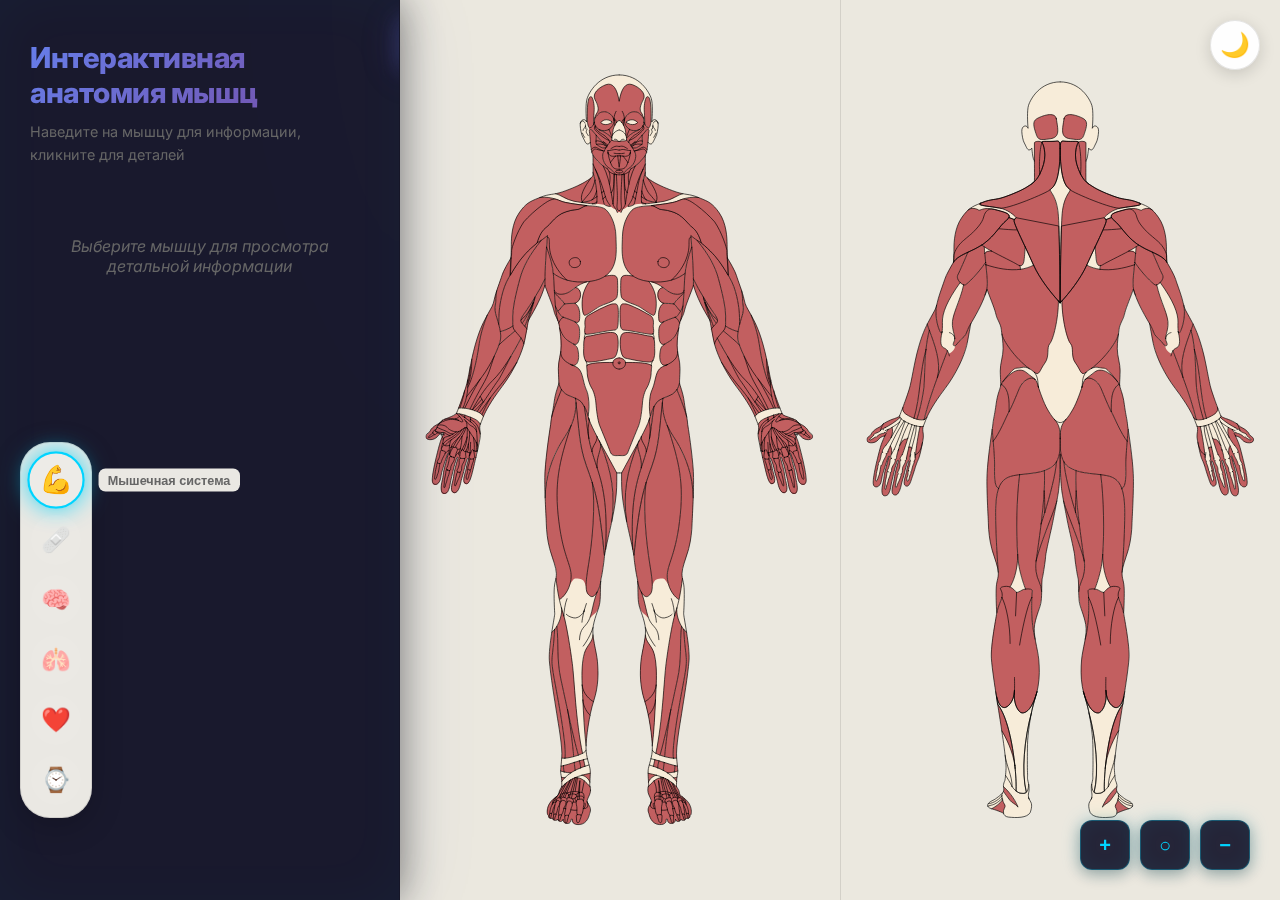
<file: index.html>
<!DOCTYPE html>
<html lang="ru">
<head>
    <meta charset="UTF-8">
    <meta name="viewport" content="width=device-width, initial-scale=1.0, maximum-scale=5.0, user-scalable=yes">
    <title>Интерактивная анатомия мышц</title>
    <link rel="preconnect" href="https://fonts.googleapis.com">
    <link rel="preconnect" href="https://fonts.gstatic.com" crossorigin>
    <link href="https://fonts.googleapis.com/css2?family=Inter:wght@300;400;500;600;700;800&family=JetBrains+Mono:ital,wght@0,400;1,400&display=swap" rel="stylesheet">
    <link rel="stylesheet" href="styles/index.css">
</head>
<body>
    <!-- Desktop: Sidebar Panel -->
    <div id="sidebar" class="sidebar">
        <div class="sidebar-content">
            <header>
                <h1>Интерактивная анатомия мышц</h1>
                <p>Наведите на мышцу для информации, кликните для деталей</p>
            </header>

            <div id="muscle-details" class="muscle-details">
                <div class="placeholder">
                    <p>Выберите мышцу для просмотра детальной информации</p>
                </div>

                <div id="details-content" class="details-content" style="display: none;">
                    <h2 id="muscle-name"></h2>
                    <p class="latin-name" id="latin-name"></p>

                    <div class="info-section">
                        <h3>Функция</h3>
                        <p id="muscle-function"></p>
                    </div>

                    <div class="info-section">
                        <h3>Начало</h3>
                        <p id="muscle-origin"></p>
                    </div>

                    <div class="info-section">
                        <h3>Прикрепление</h3>
                        <p id="muscle-insertion"></p>
                    </div>

                    <div class="info-section">
                        <h3>Описание</h3>
                        <p id="muscle-description"></p>
                    </div>
                </div>
            </div>
        </div>

        <button id="sidebar-toggle" class="sidebar-toggle">
            <span class="toggle-icon"></span>
        </button>
    </div>

    <!-- Main Content Area -->
    <div class="main-content">
        <!-- Desktop: Dual View -->
        <div class="dual-view-container">
            <div class="view-panel">
                <div id="front-svg-wrapper" class="svg-wrapper"></div>
            </div>
            <div class="view-panel">
                <div id="back-svg-wrapper" class="svg-wrapper"></div>
            </div>
        </div>

        <!-- Mobile: Fullscreen Single View -->
        <div class="mobile-view-container" style="display: none;">
            <!-- View indicators (dots) -->
            <div class="view-indicators">
                <div class="view-indicator active" data-view="front"></div>
                <div class="view-indicator" data-view="back"></div>
            </div>

            <!-- Swipeable wrapper -->
            <div class="mobile-view-wrapper">
                <div class="mobile-view-panel">
                    <div id="front-svg-wrapper-mobile" class="svg-wrapper"></div>
                </div>
                <div class="mobile-view-panel">
                    <div id="back-svg-wrapper-mobile" class="svg-wrapper"></div>
                </div>
            </div>

            <!-- Swipe hint (shown once) -->
            <div class="swipe-hint" id="swipe-hint">
                ← Swipe to switch views →
            </div>

            <!-- Info button -->
            <button class="mobile-info-btn" id="mobile-info-btn" title="Information">ℹ️</button>
        </div>
    </div>

    <!-- Mobile: Bottom Sheet -->
    <div class="mobile-bottom-sheet" id="mobile-bottom-sheet">
        <div class="sheet-handle" id="sheet-handle"></div>

        <!-- Collapsed state: compact info -->
        <div class="sheet-compact">
            <div class="compact-title" id="compact-title">Muscle Name</div>
            <div class="compact-function" id="compact-function">Brief function description</div>
        </div>

        <!-- Expanded state: full details -->
        <div class="sheet-content">
            <div class="sheet-header">
                <h2 class="sheet-title" id="sheet-title">Muscle Name</h2>
                <button class="sheet-close" id="sheet-close">×</button>
            </div>

            <p class="sheet-subtitle" id="sheet-subtitle">Latin name</p>

            <div class="sheet-section">
                <h3>Функция</h3>
                <p id="sheet-function">Function description</p>
            </div>

            <div class="sheet-section">
                <h3>Начало</h3>
                <p id="sheet-origin">Origin description</p>
            </div>

            <div class="sheet-section">
                <h3>Прикрепление</h3>
                <p id="sheet-insertion">Insertion description</p>
            </div>

            <div class="sheet-section">
                <h3>Описание</h3>
                <p id="sheet-description">Full description</p>
            </div>
        </div>
    </div>

    <!-- Desktop: Zoom Controls -->
    <div class="zoom-controls">
        <button class="zoom-btn" id="zoom-in" title="Увеличить">+</button>
        <button class="zoom-btn" id="zoom-reset" title="Сбросить">○</button>
        <button class="zoom-btn" id="zoom-out" title="Уменьшить">−</button>
    </div>

    <!-- Desktop: Hover Tooltip -->
    <div id="hover-tooltip">
        <div id="tooltip-name">Muscle Name</div>
        <div id="tooltip-function">Function</div>
    </div>

    <script type="module" src="js/main.js"></script>
</body>
</html>
</file>
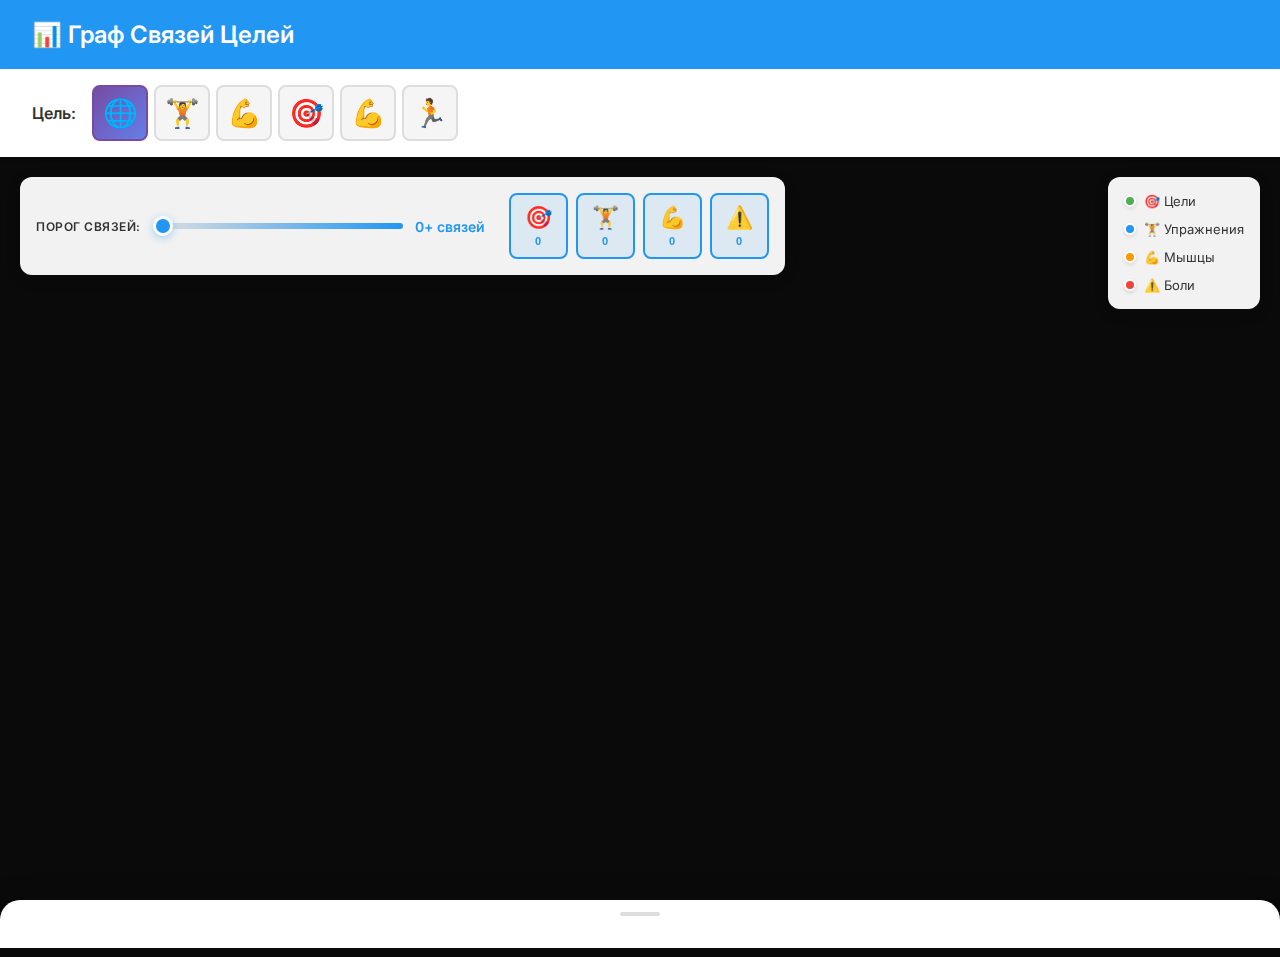
<file: graph-demo.html>
<!DOCTYPE html>
<html lang="ru">
<head>
    <meta charset="UTF-8">
    <meta name="viewport" content="width=device-width, initial-scale=1.0, maximum-scale=5.0, user-scalable=yes">
    <title>Граф Связей - Демо</title>
    <link rel="preconnect" href="https://fonts.googleapis.com">
    <link rel="preconnect" href="https://fonts.gstatic.com" crossorigin>
    <link href="https://fonts.googleapis.com/css2?family=Inter:wght@300;400;500;600;700;800&display=swap" rel="stylesheet">
    <link rel="stylesheet" href="styles/base.css">
    <link rel="stylesheet" href="styles/themes.css">
    <link rel="stylesheet" href="styles/components/graph.css">
    <style>
        body {
            margin: 0;
            padding: 0;
            font-family: 'Inter', sans-serif;
            background: #0a0a0a;
        }

        .demo-header {
            background: #2196F3;
            color: white;
            padding: 12px 20px;
            box-shadow: 0 2px 8px rgba(0, 0, 0, 0.1);
        }

        .demo-header h1 {
            margin: 0;
            font-size: 16px;
            font-weight: 600;
        }

        .demo-header p {
            display: none;
        }

        .demo-selector {
            background: white;
            padding: 12px 20px;
            box-shadow: 0 2px 4px rgba(0, 0, 0, 0.1);
            display: flex;
            align-items: center;
            gap: 16px;
        }

        .demo-selector h2 {
            margin: 0;
            font-size: 14px;
            font-weight: 600;
            color: #333;
            white-space: nowrap;
        }

        .goal-buttons {
            display: flex;
            gap: 6px;
            flex-wrap: nowrap;
            overflow-x: auto;
            -webkit-overflow-scrolling: touch;
        }

        .goal-buttons::-webkit-scrollbar {
            height: 4px;
        }

        .goal-buttons::-webkit-scrollbar-thumb {
            background: #ddd;
            border-radius: 2px;
        }

        .goal-btn {
            width: 40px;
            height: 40px;
            background: #f5f5f5;
            border: 2px solid #ddd;
            border-radius: 8px;
            cursor: pointer;
            transition: all 0.2s;
            font-size: 20px;
            display: flex;
            align-items: center;
            justify-content: center;
            flex-shrink: 0;
        }

        .goal-btn:hover {
            border-color: #2196F3;
            background: rgba(33, 150, 243, 0.05);
            transform: scale(1.05);
        }

        .goal-btn:active {
            transform: scale(0.95);
        }

        .goal-btn-all {
            background: linear-gradient(135deg, #667eea 0%, #764ba2 100%);
            color: white;
            border-color: #667eea;
        }

        .goal-btn-all:hover {
            border-color: #764ba2;
            background: linear-gradient(135deg, #764ba2 0%, #667eea 100%);
        }

        @media (min-width: 768px) {
            .demo-header {
                padding: 20px 32px;
            }

            .demo-header h1 {
                font-size: 24px;
            }

            .demo-header p {
                font-size: 14px;
            }

            .demo-selector {
                padding: 16px 32px;
            }

            .demo-selector h2 {
                font-size: 16px;
            }

            .goal-btn {
                width: 56px;
                height: 56px;
                font-size: 28px;
            }
        }
    </style>
</head>
<body>
    <div class="demo-header">
        <h1>📊 Граф Связей Целей</h1>
        <p>Визуализация связей между целями, упражнениями, мышцами и болями</p>
    </div>

    <div class="demo-selector">
        <h2>Цель:</h2>
        <div class="goal-buttons">
            <button class="goal-btn goal-btn-all" data-goal="all" title="Все цели">🌐</button>
            <button class="goal-btn" data-goal="bench-100kg" title="Жать 100кг">🏋️</button>
            <button class="goal-btn" data-goal="build-chest" title="Набрать массу груди">💪</button>
            <button class="goal-btn" data-goal="six-pack-abs" title="Кубики пресса">🎯</button>
            <button class="goal-btn" data-goal="pullups-10-reps" title="Подтянуться 10 раз">💪</button>
            <button class="goal-btn" data-goal="run-5km" title="Пробежать 5км">🏃</button>
        </div>
    </div>

    <div id="graph-container"></div>

    <script type="module">
        import { RelationshipGraph } from './js/ui/RelationshipGraph.js';

        // Initialize graph
        const graph = new RelationshipGraph('graph-container', {
            width: window.innerWidth,
            height: window.innerHeight - 100,
            defaultDepth: 2,
            maxDepth: 3,
            enableDrag: true  // Enable node dragging
        });

        // Handle goal selection
        document.querySelectorAll('.goal-btn').forEach(btn => {
            btn.addEventListener('click', () => {
                const goalId = btn.dataset.goal;

                if (goalId === 'all') {
                    // Show all goals
                    graph.showAllGoals(1);
                } else {
                    // Show single goal
                    graph.show('goals', goalId);
                }

                // Visual feedback
                document.querySelectorAll('.goal-btn').forEach(b => {
                    if (!b.classList.contains('goal-btn-all')) {
                        b.style.borderColor = '#ddd';
                        b.style.background = '#f5f5f5';
                    }
                });

                if (btn.classList.contains('goal-btn-all')) {
                    btn.style.borderColor = '#764ba2';
                    btn.style.background = 'linear-gradient(135deg, #764ba2 0%, #667eea 100%)';
                } else {
                    btn.style.borderColor = '#2196F3';
                    btn.style.background = 'rgba(33, 150, 243, 0.1)';
                }
            });
        });

        // Auto-load first goal
        setTimeout(() => {
            document.querySelector('.goal-btn').click();
        }, 500);

        // Handle window resize
        let resizeTimeout;
        window.addEventListener('resize', () => {
            clearTimeout(resizeTimeout);
            resizeTimeout = setTimeout(() => {
                graph.options.width = window.innerWidth;
                graph.options.height = window.innerHeight - 100;
                if (graph.canvas) {
                    graph.canvas.width = graph.options.width;
                    graph.canvas.height = graph.options.height;
                }
                if (graph.currentNode) {
                    graph.show(graph.currentNode.type, graph.currentNode.id);
                }
            }, 300);
        });
    </script>
</body>
</html>
</file>
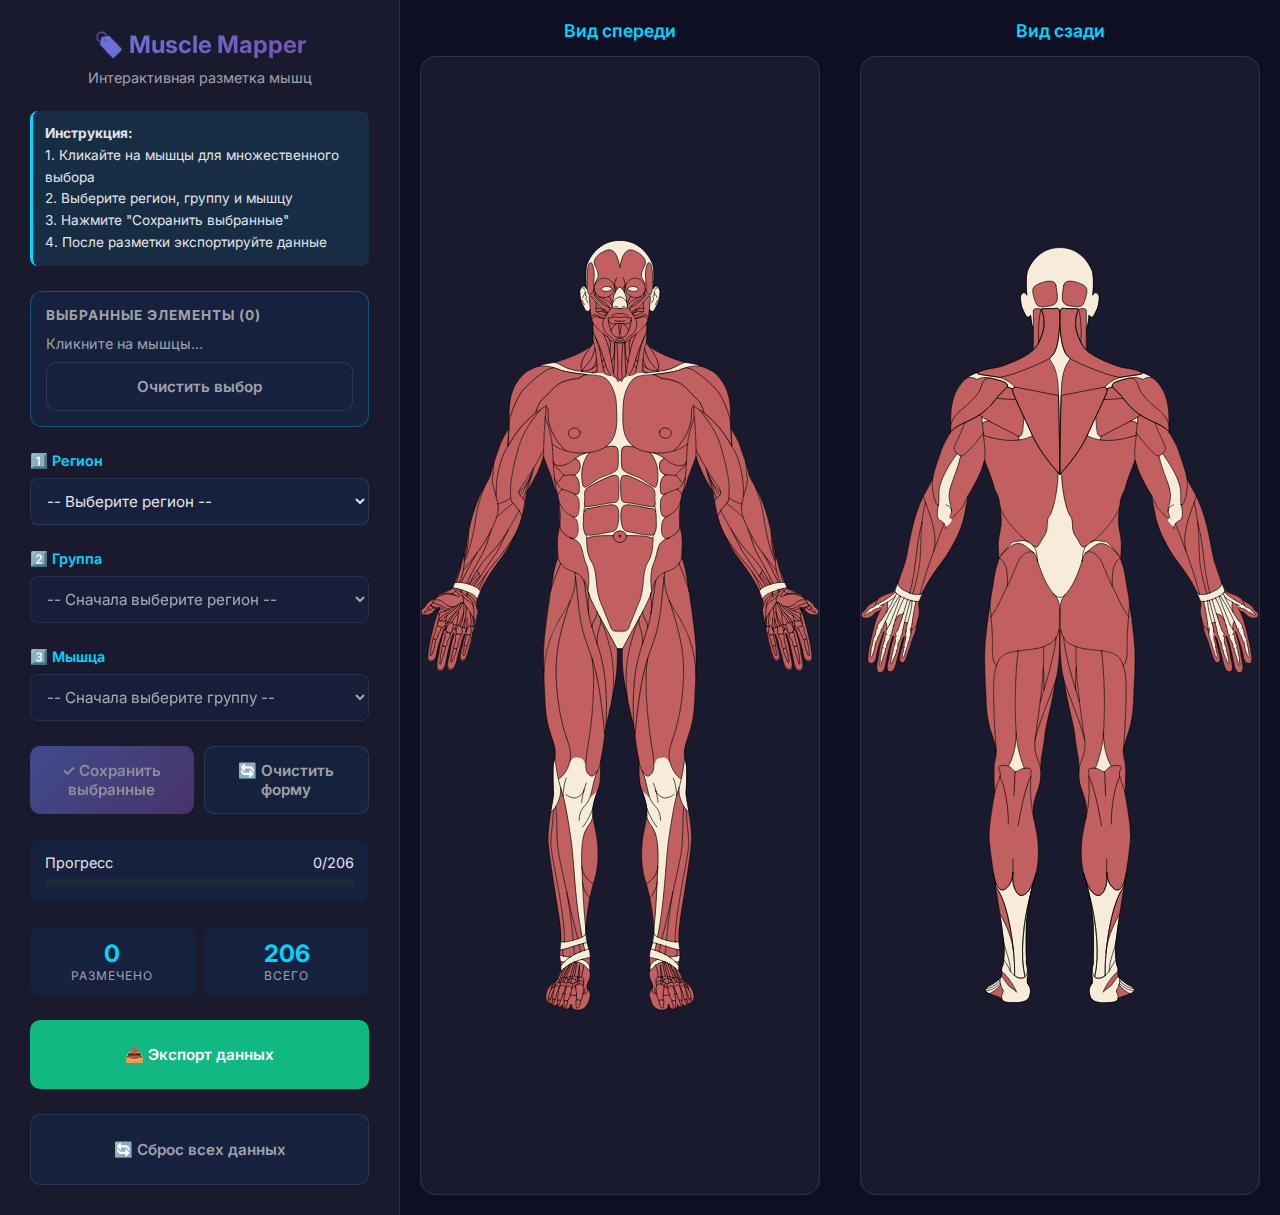
<file: muscle-mapper.html>
<!DOCTYPE html>
<html lang="ru">
<head>
    <meta charset="UTF-8">
    <meta name="viewport" content="width=device-width, initial-scale=1.0">
    <title>Muscle Mapper - Разметка мышц</title>
    <link rel="preconnect" href="https://fonts.googleapis.com">
    <link rel="preconnect" href="https://fonts.gstatic.com" crossorigin>
    <link href="https://fonts.googleapis.com/css2?family=Inter:wght@400;500;600;700&display=swap" rel="stylesheet">
    <style>
        * {
            margin: 0;
            padding: 0;
            box-sizing: border-box;
        }

        body {
            font-family: 'Inter', sans-serif;
            background: #0f0f23;
            color: #e4e4e7;
            min-height: 100vh;
            display: flex;
        }

        .sidebar {
            width: 400px;
            background: #1a1a2e;
            border-right: 1px solid rgba(255, 255, 255, 0.1);
            padding: 30px;
            overflow-y: auto;
            display: flex;
            flex-direction: column;
            gap: 25px;
        }

        .header {
            text-align: center;
        }

        .header h1 {
            font-size: 1.5rem;
            background: linear-gradient(135deg, #667eea 0%, #764ba2 100%);
            -webkit-background-clip: text;
            -webkit-text-fill-color: transparent;
            margin-bottom: 10px;
        }

        .header p {
            color: #a1a1aa;
            font-size: 0.9rem;
        }

        .form-group {
            display: flex;
            flex-direction: column;
            gap: 8px;
        }

        .form-group label {
            font-size: 0.9rem;
            font-weight: 600;
            color: #00d4ff;
        }

        .form-group select,
        .form-group input {
            padding: 12px;
            background: #16213e;
            border: 1px solid rgba(255, 255, 255, 0.1);
            border-radius: 8px;
            color: #e4e4e7;
            font-size: 0.95rem;
            font-family: 'Inter', sans-serif;
        }

        .form-group select:focus,
        .form-group input:focus {
            outline: none;
            border-color: #00d4ff;
            box-shadow: 0 0 0 3px rgba(0, 212, 255, 0.1);
        }

        .current-selection {
            background: #16213e;
            padding: 15px;
            border-radius: 12px;
            border: 1px solid rgba(0, 212, 255, 0.3);
        }

        .current-selection h3 {
            font-size: 0.85rem;
            color: #a1a1aa;
            margin-bottom: 12px;
            text-transform: uppercase;
            letter-spacing: 1px;
        }

        #selected-list {
            max-height: 150px;
            overflow-y: auto;
            display: flex;
            flex-direction: column;
            gap: 6px;
        }

        .selected-item {
            background: #1f2937;
            padding: 8px 12px;
            border-radius: 6px;
            font-size: 0.85rem;
            color: #00d4ff;
            display: flex;
            justify-content: space-between;
            align-items: center;
        }

        .selected-item button {
            background: none;
            border: none;
            color: #ef4444;
            cursor: pointer;
            font-size: 1.2rem;
            padding: 0 4px;
        }

        .button-group {
            display: flex;
            gap: 10px;
        }

        button {
            flex: 1;
            padding: 14px;
            border: none;
            border-radius: 10px;
            font-size: 0.95rem;
            font-weight: 600;
            cursor: pointer;
            transition: all 0.3s ease;
            font-family: 'Inter', sans-serif;
        }

        .btn-primary {
            background: linear-gradient(135deg, #667eea 0%, #764ba2 100%);
            color: white;
        }

        .btn-primary:hover:not(:disabled) {
            transform: translateY(-2px);
            box-shadow: 0 6px 20px rgba(102, 126, 234, 0.4);
        }

        .btn-primary:disabled {
            opacity: 0.5;
            cursor: not-allowed;
        }

        .btn-secondary {
            background: #16213e;
            color: #a1a1aa;
            border: 1px solid rgba(255, 255, 255, 0.1);
        }

        .btn-secondary:hover {
            background: #1f2937;
            color: #e4e4e7;
        }

        .btn-export {
            background: #10b981;
            color: white;
        }

        .btn-export:hover {
            background: #059669;
            transform: translateY(-2px);
        }

        .progress {
            background: #16213e;
            padding: 15px;
            border-radius: 12px;
        }

        .progress-label {
            display: flex;
            justify-content: space-between;
            margin-bottom: 8px;
            font-size: 0.9rem;
        }

        .progress-bar {
            height: 8px;
            background: #1f2937;
            border-radius: 4px;
            overflow: hidden;
        }

        .progress-fill {
            height: 100%;
            background: linear-gradient(90deg, #667eea 0%, #764ba2 100%);
            transition: width 0.3s ease;
        }

        .main-content {
            flex: 1;
            display: flex;
            background: #0f0f23;
        }

        .view-container {
            flex: 1;
            display: flex;
            flex-direction: column;
            padding: 20px;
        }

        .view-title {
            text-align: center;
            font-size: 1.1rem;
            font-weight: 600;
            margin-bottom: 15px;
            color: #00d4ff;
        }

        .svg-container {
            flex: 1;
            display: flex;
            align-items: center;
            justify-content: center;
            background: #1a1a2e;
            border-radius: 16px;
            border: 1px solid rgba(255, 255, 255, 0.1);
            overflow: hidden;
            cursor: crosshair;
        }

        .svg-container svg {
            max-width: 100%;
            max-height: 100%;
        }

        .svg-container svg path {
            transition: all 0.2s ease;
        }

        .svg-container svg path:hover {
            filter: brightness(1.3);
            stroke: #00d4ff;
            stroke-width: 2;
        }

        .svg-container svg path.mapped {
            fill: #10b981 !important;
            opacity: 0.7;
        }

        .svg-container svg path.selected {
            fill: #fbbf24 !important;
            stroke: #00d4ff;
            stroke-width: 3;
        }

        .instructions {
            background: rgba(0, 212, 255, 0.1);
            padding: 12px;
            border-radius: 8px;
            border-left: 3px solid #00d4ff;
            font-size: 0.85rem;
            line-height: 1.6;
        }

        .stats {
            display: grid;
            grid-template-columns: 1fr 1fr;
            gap: 10px;
        }

        .stat-card {
            background: #16213e;
            padding: 12px;
            border-radius: 8px;
            text-align: center;
        }

        .stat-value {
            font-size: 1.5rem;
            font-weight: 700;
            color: #00d4ff;
        }

        .stat-label {
            font-size: 0.75rem;
            color: #a1a1aa;
            text-transform: uppercase;
            letter-spacing: 1px;
        }
    </style>
</head>
<body>
    <div class="sidebar">
        <div class="header">
            <h1>🏷️ Muscle Mapper</h1>
            <p>Интерактивная разметка мышц</p>
        </div>

        <div class="instructions">
            <strong>Инструкция:</strong><br>
            1. Кликайте на мышцы для множественного выбора<br>
            2. Выберите регион, группу и мышцу<br>
            3. Нажмите "Сохранить выбранные"<br>
            4. После разметки экспортируйте данные
        </div>

        <div class="current-selection">
            <h3>Выбранные элементы (<span id="selected-count">0</span>)</h3>
            <div id="selected-list">
                <p style="color: #a1a1aa; font-size: 0.9rem;">Кликните на мышцы...</p>
            </div>
            <button class="btn-secondary" id="clear-selection-btn" style="margin-top: 10px; width: 100%;">Очистить выбор</button>
        </div>

        <div class="form-group">
            <label>1️⃣ Регион</label>
            <select id="region-select">
                <option value="">-- Выберите регион --</option>
            </select>
        </div>

        <div class="form-group">
            <label>2️⃣ Группа</label>
            <select id="group-select" disabled>
                <option value="">-- Сначала выберите регион --</option>
            </select>
        </div>

        <div class="form-group">
            <label>3️⃣ Мышца</label>
            <select id="muscle-select" disabled>
                <option value="">-- Сначала выберите группу --</option>
            </select>
        </div>

        <div class="button-group">
            <button class="btn-primary" id="save-btn" disabled>✓ Сохранить выбранные</button>
            <button class="btn-secondary" id="clear-form-btn">🔄 Очистить форму</button>
        </div>

        <div class="progress">
            <div class="progress-label">
                <span>Прогресс</span>
                <span id="progress-text">0/0</span>
            </div>
            <div class="progress-bar">
                <div class="progress-fill" id="progress-fill" style="width: 0%"></div>
            </div>
        </div>

        <div class="stats">
            <div class="stat-card">
                <div class="stat-value" id="mapped-count">0</div>
                <div class="stat-label">Размечено</div>
            </div>
            <div class="stat-card">
                <div class="stat-value" id="total-count">0</div>
                <div class="stat-label">Всего</div>
            </div>
        </div>

        <button class="btn-export" id="export-btn">📥 Экспорт данных</button>
        <button class="btn-secondary" id="reset-btn">🔄 Сброс всех данных</button>
    </div>

    <div class="main-content">
        <div class="view-container">
            <div class="view-title">Вид спереди</div>
            <div class="svg-container" id="front-container"></div>
        </div>
        <div class="view-container">
            <div class="view-title">Вид сзади</div>
            <div class="svg-container" id="back-container"></div>
        </div>
    </div>

    <script src="muscle-mapper.js"></script>
</body>
</html>
</file>
<file: styles/index.css>
/* ============================================
   MAIN STYLESHEET
   Imports all modular CSS files
   ============================================ */

/* Base Styles */
@import './base.css';

/* Themes */
@import './themes.css';

/* Layout */
@import './layout.css';

/* Components */
@import './components/buttons.css';
@import './components/blocks.css';
@import './components/detail.css';
@import './components/tooltip.css';

/* Layer-specific Styles */
@import './layers/muscles.css';
@import './layers/pain.css';

/* Mobile Responsive */
@import './mobile.css';
</file>
<file: styles/themes.css>
/* ============================================
   THEMES
   Light Theme & Dynamic Layer Colors
   ============================================ */

/* Light Theme */
[data-theme="light"] {
    --bg-primary: #f5f3ed;
    --bg-secondary: #ebe8df;
    --bg-tertiary: #ddd9cc;
    --text-primary: #1a1a1a;
    --text-secondary: #666666;
    --border-color: rgba(0, 0, 0, 0.1);
    --shadow-sm: 0 2px 8px rgba(0, 0, 0, 0.1);
    --shadow-md: 0 4px 16px rgba(0, 0, 0, 0.15);
    --shadow-lg: 0 8px 32px rgba(0, 0, 0, 0.2);
}

/* Dynamic Layer Colors */
[data-layer="muscles"] {
    --accent-primary: var(--layer-muscles);
    --glow-color: rgba(0, 212, 255, 0.8);
}

[data-layer="pain"] {
    --accent-primary: var(--layer-pain);
    --glow-color: rgba(255, 82, 82, 0.8);
}

[data-layer="nervous"] {
    --accent-primary: var(--layer-nervous);
    --glow-color: rgba(255, 235, 59, 0.8);
}

[data-layer="respiratory"] {
    --accent-primary: var(--layer-respiratory);
    --glow-color: rgba(76, 175, 80, 0.8);
}

[data-layer="cardiovascular"] {
    --accent-primary: var(--layer-cardiovascular);
    --glow-color: rgba(244, 67, 54, 0.8);
}

[data-layer="gadgets"] {
    --accent-primary: var(--layer-gadgets);
    --glow-color: rgba(156, 39, 176, 0.8);
}

/* Hide view indicators for single-SVG layers */
[data-layer="pain"] .view-indicators,
[data-layer="nervous"] .view-indicators,
[data-layer="respiratory"] .view-indicators,
[data-layer="cardiovascular"] .view-indicators,
[data-layer="gadgets"] .view-indicators {
    opacity: 0;
    visibility: hidden;
    pointer-events: none;
}

/* Theme Toggle */
.theme-toggle {
    position: fixed;
    top: 20px;
    right: 20px;
    width: 50px;
    height: 50px;
    background: rgba(26, 26, 46, 0.95);
    backdrop-filter: blur(20px);
    border: 1px solid var(--border-color);
    border-radius: 50%;
    color: var(--accent-primary);
    font-size: 24px;
    cursor: pointer;
    display: flex;
    align-items: center;
    justify-content: center;
    z-index: 200;
    transition: all var(--transition-normal);
    box-shadow: var(--shadow-md);
}

.theme-toggle:hover {
    transform: scale(1.1) rotate(15deg);
    box-shadow: var(--shadow-lg);
    border-color: var(--accent-primary);
}

[data-theme="light"] .theme-toggle {
    background: rgba(255, 255, 255, 0.95);
}
</file>
<file: styles/components/graph.css>
/* ============================================
   GRAPH VISUALIZATION STYLES
   Relationship graph with D3.js
   ============================================ */

:root {
    /* Graph Visual Parameters */
    --graph-edge-width: 2;
    --graph-edge-opacity: 0.15;
    --graph-edge-color: 255, 255, 255;  /* RGB for rgba() */

    --graph-node-stroke-width: 3;
    --graph-node-stroke-color: #ffffff;

    --graph-label-font-weight: 300;
    --graph-label-font-size: 11px;
    --graph-label-color: #ffffff;
    --graph-label-shadow: rgba(0, 0, 0, 0.8);

    /* Node Colors (matching existing palette) */
    --graph-color-goals: #4caf50;
    --graph-color-exercises: #00d4ff;
    --graph-color-muscles: #ff5252;
    --graph-color-pain: #f44336;
}

.relationship-graph-container {
    position: relative;
    width: 100%;
    height: 100%;
    overflow: hidden;
}

/* Graph Controls */
.graph-controls {
    position: absolute;
    top: 20px;
    left: 20px;
    background: rgba(255, 255, 255, 0.95);
    backdrop-filter: blur(10px);
    padding: 16px;
    border-radius: 12px;
    box-shadow: 0 4px 16px rgba(0, 0, 0, 0.1);
    z-index: 10;
    display: flex;
    flex-direction: column;
    gap: 16px;
    transition: all 0.3s ease;
}

/* Threshold Slider */
.threshold-slider-container {
    display: flex;
    flex-direction: column;
    gap: 8px;
}

.threshold-label {
    font-size: 12px;
    font-weight: 600;
    color: #333;
    text-transform: uppercase;
    letter-spacing: 0.5px;
}

.threshold-slider {
    width: 200px;
    height: 6px;
    -webkit-appearance: none;
    appearance: none;
    background: linear-gradient(to right, #e0e0e0 0%, #2196F3 100%);
    border-radius: 3px;
    outline: none;
    transition: opacity 0.2s ease;
}

.threshold-slider:hover {
    opacity: 0.9;
}

.threshold-slider::-webkit-slider-thumb {
    -webkit-appearance: none;
    appearance: none;
    width: 20px;
    height: 20px;
    background: #2196F3;
    border: 3px solid white;
    border-radius: 50%;
    cursor: pointer;
    box-shadow: 0 2px 8px rgba(33, 150, 243, 0.4);
    transition: transform 0.2s ease, box-shadow 0.2s ease;
}

.threshold-slider::-webkit-slider-thumb:hover {
    transform: scale(1.2);
    box-shadow: 0 4px 12px rgba(33, 150, 243, 0.6);
}

.threshold-slider::-moz-range-thumb {
    width: 20px;
    height: 20px;
    background: #2196F3;
    border: 3px solid white;
    border-radius: 50%;
    cursor: pointer;
    box-shadow: 0 2px 8px rgba(33, 150, 243, 0.4);
    transition: transform 0.2s ease, box-shadow 0.2s ease;
}

.threshold-slider::-moz-range-thumb:hover {
    transform: scale(1.2);
    box-shadow: 0 4px 12px rgba(33, 150, 243, 0.6);
}

.threshold-value {
    font-size: 14px;
    font-weight: 600;
    color: #2196F3;
    text-align: center;
}

/* Filter Buttons */
.filter-buttons {
    display: flex;
    gap: 8px;
    flex-wrap: wrap;
}

.filter-btn {
    display: flex;
    flex-direction: column;
    align-items: center;
    gap: 4px;
    padding: 8px 12px;
    background: #f5f5f5;
    border: 2px solid #ddd;
    border-radius: 8px;
    cursor: pointer;
    transition: all 0.2s ease;
    min-width: 48px;
}

.filter-btn:hover {
    border-color: #2196F3;
    background: rgba(33, 150, 243, 0.05);
    transform: translateY(-2px);
}

.filter-btn.active {
    border-color: #2196F3;
    background: rgba(33, 150, 243, 0.1);
}

.filter-icon {
    font-size: 20px;
}

.filter-count {
    font-size: 11px;
    font-weight: 600;
    color: #666;
}

.filter-btn.active .filter-count {
    color: #2196F3;
}

/* Graph Canvas */
.graph-canvas-container {
    width: 100%;
    height: 100%;
    position: relative;
    animation: fadeIn 0.3s ease;
}

@keyframes fadeIn {
    from {
        opacity: 0;
        transform: scale(0.98);
    }
    to {
        opacity: 1;
        transform: scale(1);
    }
}

.graph-canvas {
    display: block;
    width: 100%;
    height: 100%;
    cursor: grab;
    transition: opacity 0.3s ease;
}

.graph-canvas:active {
    cursor: grabbing;
}

/* Bottom Sheet */
.graph-bottom-sheet {
    position: fixed;
    bottom: 0;
    left: 0;
    right: 0;
    background: white;
    border-radius: 20px 20px 0 0;
    box-shadow: 0 -4px 24px rgba(0, 0, 0, 0.15);
    transform: translateY(100%);
    transition: transform 0.3s cubic-bezier(0.4, 0, 0.2, 1);
    z-index: 100;
    max-height: 70vh;
    overflow-y: auto;
}

.graph-bottom-sheet.active {
    transform: translateY(0);
}

.sheet-handle {
    width: 40px;
    height: 4px;
    background: #ddd;
    border-radius: 2px;
    margin: 12px auto;
    cursor: grab;
}

.sheet-content {
    padding: 0 20px 20px;
}

.node-details {
    display: flex;
    flex-direction: column;
    gap: 16px;
}

.node-header {
    display: flex;
    align-items: center;
    gap: 12px;
}

.node-icon {
    font-size: 32px;
}

.node-header h3 {
    margin: 0;
    font-size: 20px;
    font-weight: 700;
    color: #333;
}

.node-subtitle {
    font-size: 14px;
    color: #666;
    margin: -8px 0 0;
}

.node-description {
    font-size: 14px;
    line-height: 1.6;
    color: #444;
}

.btn-focus {
    padding: 12px 24px;
    background: #2196F3;
    color: white;
    border: none;
    border-radius: 8px;
    font-size: 14px;
    font-weight: 600;
    cursor: pointer;
    transition: all 0.2s ease;
}

.btn-focus:hover {
    background: #1976D2;
    transform: translateY(-2px);
    box-shadow: 0 4px 12px rgba(33, 150, 243, 0.3);
}

.btn-focus:active {
    transform: translateY(0);
}

/* Legend */
.graph-legend {
    position: absolute;
    top: 20px;
    right: 20px;
    background: rgba(255, 255, 255, 0.95);
    backdrop-filter: blur(10px);
    padding: 16px;
    border-radius: 12px;
    box-shadow: 0 4px 16px rgba(0, 0, 0, 0.1);
    z-index: 10;
    display: flex;
    flex-direction: column;
    gap: 12px;
    transition: all 0.3s ease;
}

.legend-item {
    display: flex;
    align-items: center;
    gap: 8px;
    font-size: 13px;
    color: #333;
}

.legend-dot {
    width: 12px;
    height: 12px;
    border-radius: 50%;
    border: 2px solid white;
    box-shadow: 0 2px 4px rgba(0, 0, 0, 0.1);
}

/* Warning */
.graph-warning {
    position: absolute;
    top: 50%;
    left: 50%;
    transform: translate(-50%, -50%);
    background: rgba(255, 152, 0, 0.95);
    color: white;
    padding: 16px 24px;
    border-radius: 8px;
    font-size: 14px;
    font-weight: 600;
    box-shadow: 0 4px 16px rgba(255, 152, 0, 0.3);
    z-index: 50;
    animation: slideIn 0.3s ease;
}

@keyframes slideIn {
    from {
        opacity: 0;
        transform: translate(-50%, -60%);
    }
    to {
        opacity: 1;
        transform: translate(-50%, -50%);
    }
}

/* Mobile Optimizations */
@media (max-width: 768px) {
    .graph-controls {
        top: 10px;
        left: 10px;
        padding: 12px;
        max-width: calc(100% - 20px);
    }

    .threshold-slider {
        width: 150px;
    }

    .filter-buttons {
        gap: 6px;
    }

    .filter-btn {
        min-width: 44px;
        padding: 6px 10px;
    }

    .filter-icon {
        font-size: 18px;
    }

    .graph-legend {
        top: auto;
        bottom: 20px;
        right: 10px;
        left: 10px;
        flex-direction: row;
        flex-wrap: wrap;
        gap: 8px;
        padding: 12px;
    }

    .legend-item {
        font-size: 12px;
    }

    .legend-dot {
        width: 10px;
        height: 10px;
    }
}

/* Desktop Enhancements */
@media (min-width: 769px) {
    .graph-controls {
        flex-direction: row;
        align-items: center;
        gap: 24px;
    }

    .threshold-slider-container {
        flex-direction: row;
        align-items: center;
        gap: 12px;
    }

    .threshold-slider {
        width: 250px;
    }

    .filter-btn {
        padding: 10px 14px;
    }

    .filter-icon {
        font-size: 22px;
    }
}

/* Smooth Transitions for All Interactive Elements */
* {
    transition-timing-function: cubic-bezier(0.4, 0, 0.2, 1);
}

button, .filter-btn, .threshold-slider::-webkit-slider-thumb, .threshold-slider::-moz-range-thumb {
    transition: all 0.2s ease;
}

.graph-canvas, .graph-bottom-sheet, .graph-controls, .graph-legend {
    transition: all 0.3s ease;
}
</file>
<file: styles/base.css>
/* ============================================
   BASE STYLES
   CSS Variables, Reset, Body
   ============================================ */

:root {
    /* Layer Colors */
    --layer-muscles: #00d4ff;
    --layer-pain: #ff5252;
    --layer-nervous: #ffeb3b;
    --layer-respiratory: #4caf50;
    --layer-cardiovascular: #f44336;
    --layer-gadgets: #9c27b0;

    /* Base Colors (Dark Theme) */
    --bg-primary: #0f0f23;
    --bg-secondary: #1a1a2e;
    --bg-tertiary: #16213e;
    --text-primary: #e4e4e7;
    --text-secondary: #a1a1aa;
    --border-color: rgba(255, 255, 255, 0.1);

    /* Dynamic Accent (changes with layer) */
    --accent-primary: var(--layer-muscles);
    --accent-secondary: #667eea;
    --glow-color: rgba(0, 212, 255, 0.8);

    /* Legacy support */
    --accent-cyan: var(--layer-muscles);
    --accent-purple: #667eea;

    /* Effects */
    --shadow-sm: 0 2px 8px rgba(0, 0, 0, 0.3);
    --shadow-md: 0 4px 16px rgba(0, 0, 0, 0.4);
    --shadow-lg: 0 8px 32px rgba(0, 0, 0, 0.5);

    /* Transitions */
    --transition-fast: 0.2s ease;
    --transition-normal: 0.3s ease;
    --transition-slow: 0.5s ease;
}

* {
    margin: 0;
    padding: 0;
    box-sizing: border-box;
}

body {
    font-family: 'Inter', -apple-system, BlinkMacSystemFont, 'Segoe UI', sans-serif;
    background: var(--bg-primary);
    color: var(--text-primary);
    overflow: hidden;
    position: relative;
    min-height: 100vh;
    background: radial-gradient(ellipse at top, #1a1a2e 0%, #0f0f23 50%, #0a0a15 100%);
}

/* Disable tap highlight for all interactive elements on mobile */
button, .zoom-btn, .sidebar-toggle, .mobile-info-btn, .sheet-close {
    -webkit-tap-highlight-color: transparent;
    -webkit-touch-callout: none;
    -webkit-user-select: none;
    user-select: none;
}
</file>
